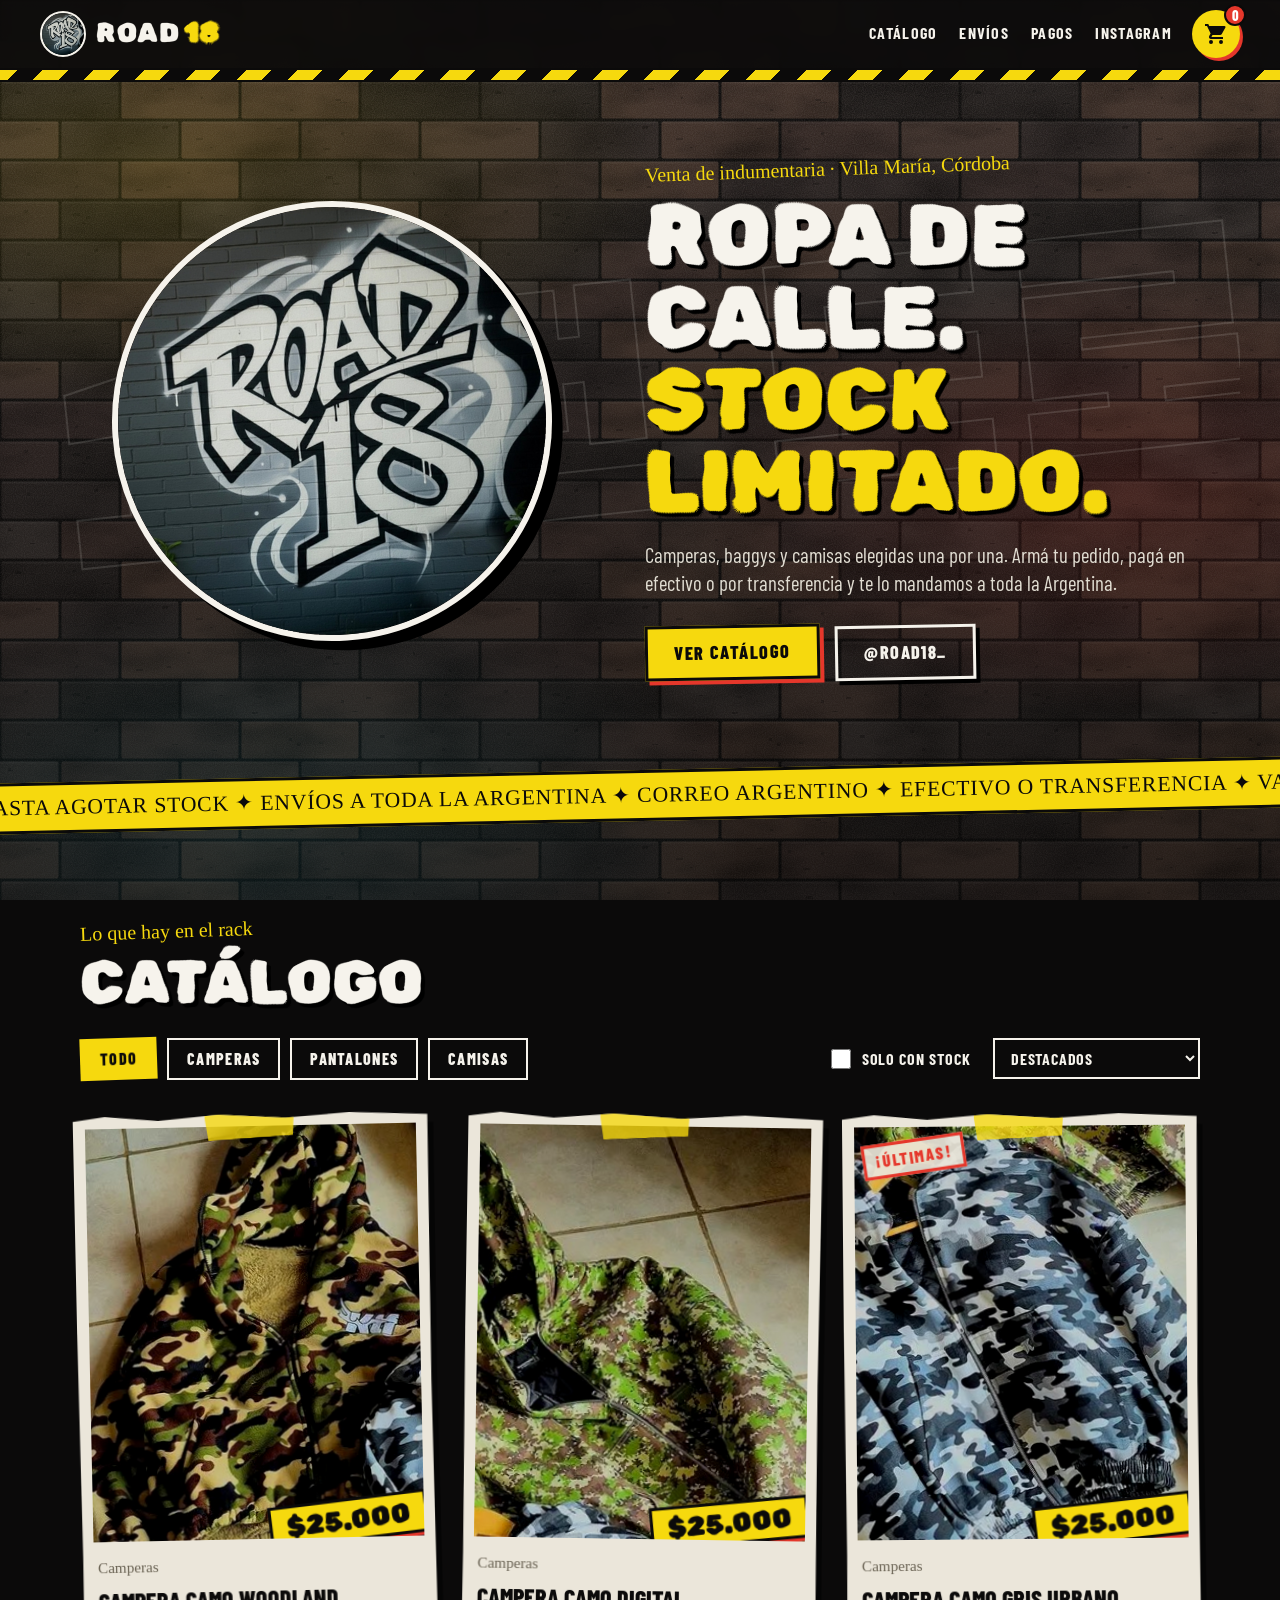
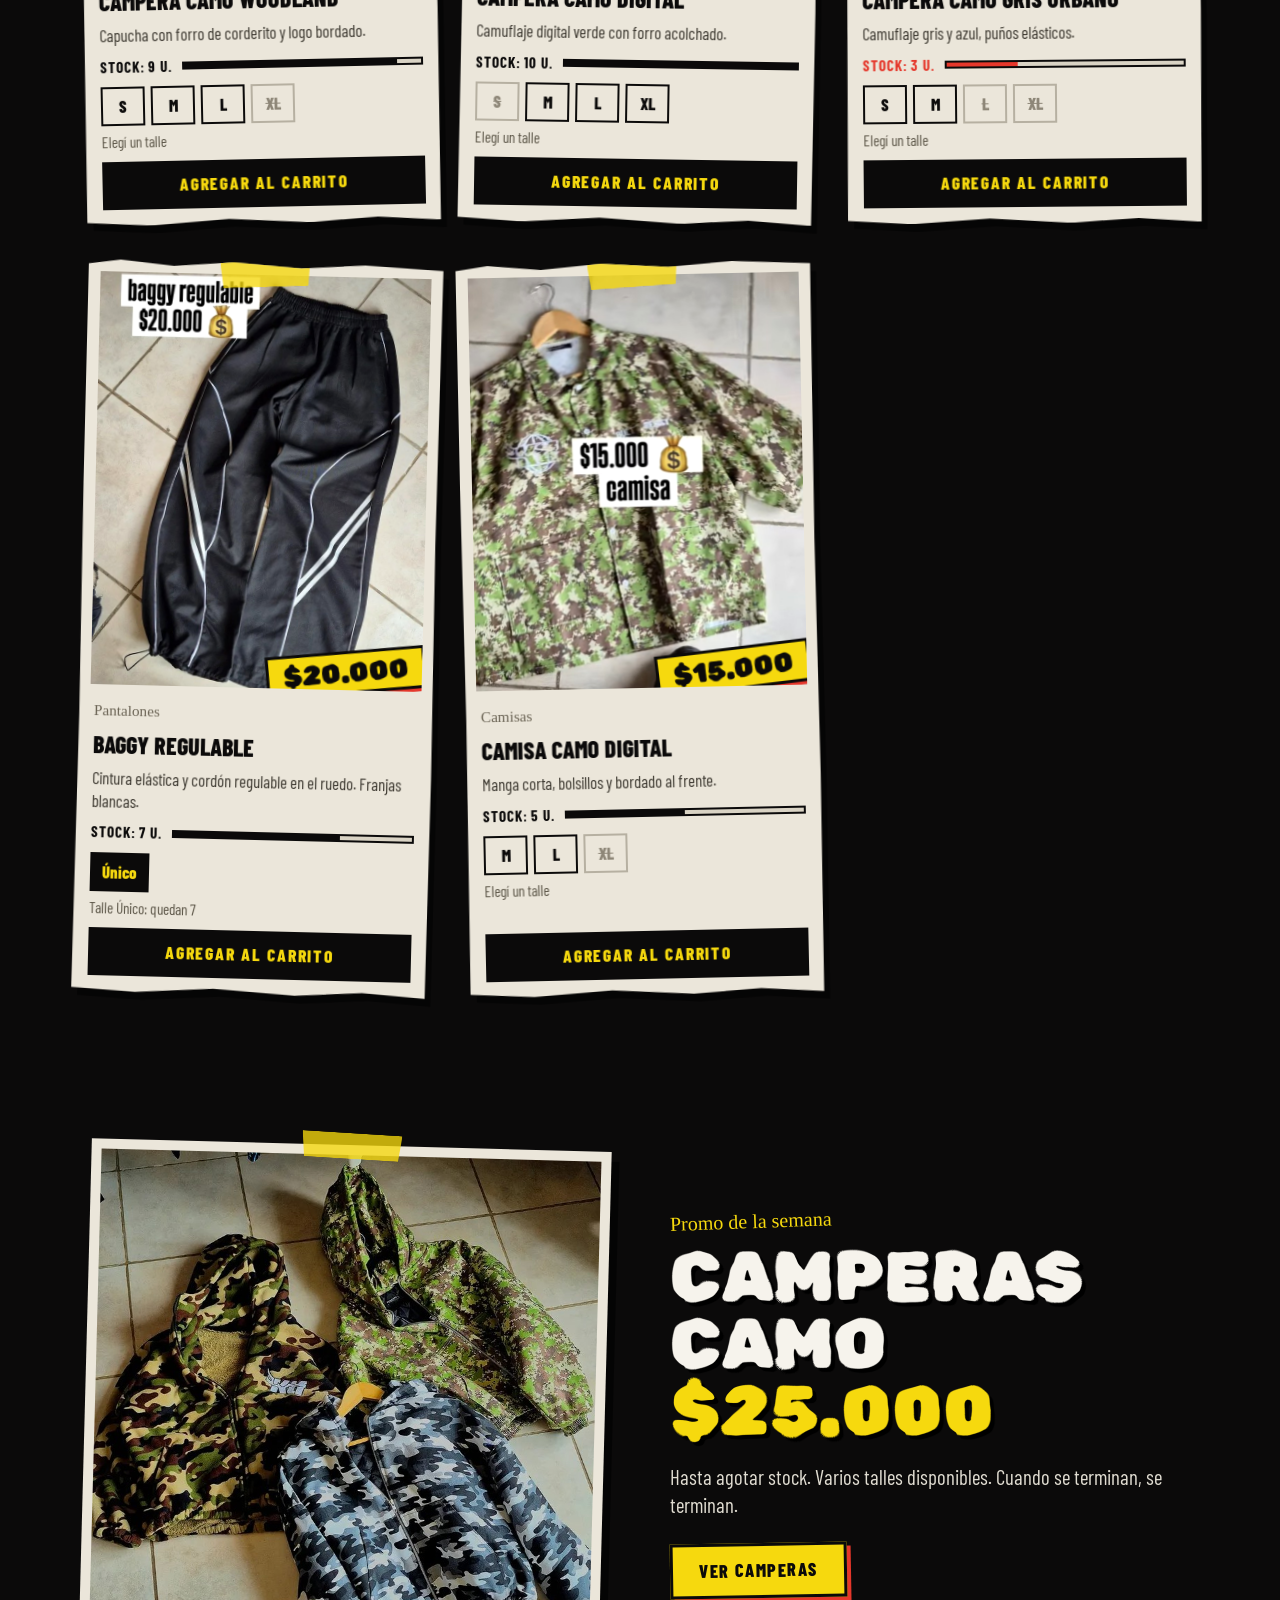
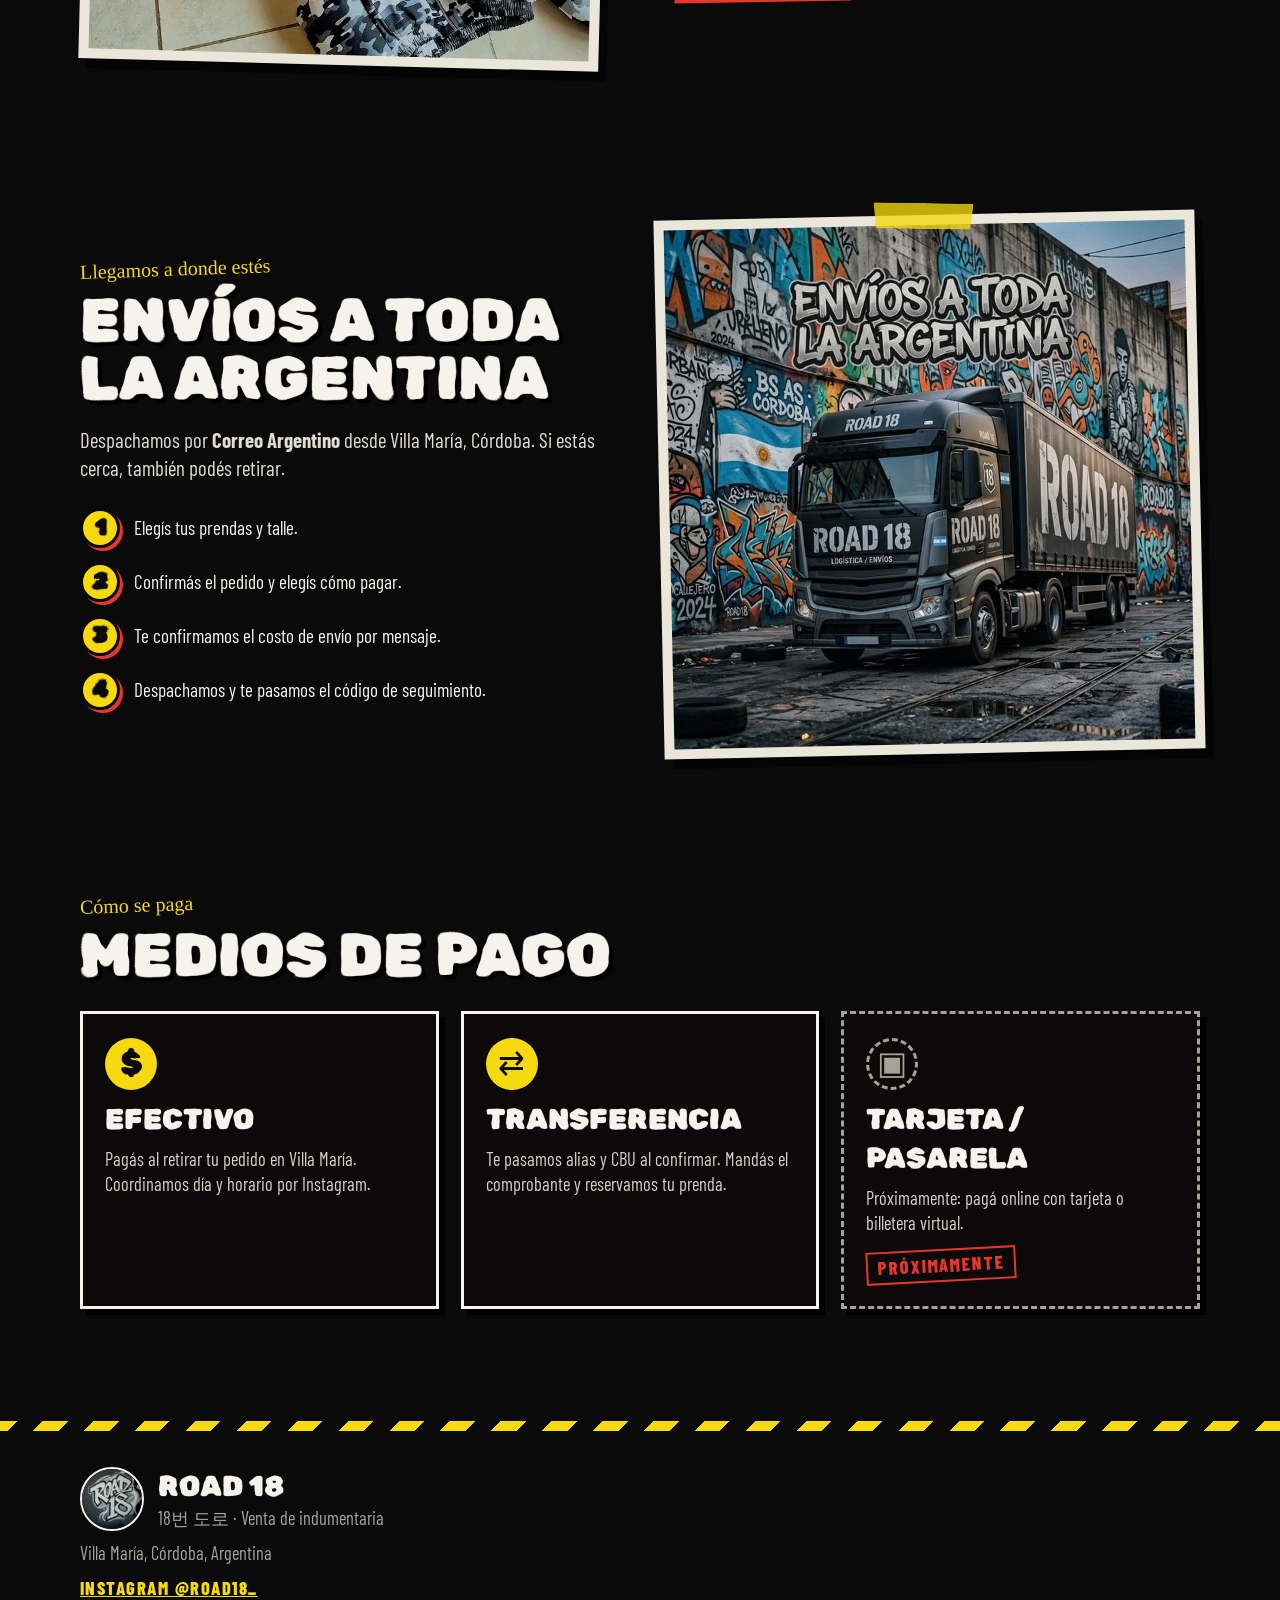
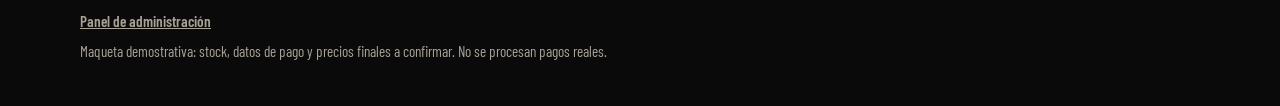
<file: index.html>
<!doctype html>
<html lang="es-AR">
<head>
  <meta charset="utf-8">
  <meta name="viewport" content="width=device-width, initial-scale=1">
  <title>ROAD 18 · Catálogo</title>
  <meta name="description" content="ROAD 18 (18번 도로) — Venta de indumentaria. Camperas, baggys y camisas. Villa María, Córdoba. Envíos a toda la Argentina.">
  <meta name="theme-color" content="#0b0a0a">
  <link rel="icon" href="assets/img/logo.png" type="image/png">
  <link rel="preconnect" href="https://fonts.googleapis.com">
  <link rel="preconnect" href="https://fonts.gstatic.com" crossorigin>
  <link href="https://fonts.googleapis.com/css2?family=Barlow+Condensed:wght@500;600;700;800&family=Black+Han+Sans&family=Permanent+Marker&family=Rubik+Spray+Paint&display=swap" rel="stylesheet">
  <link rel="stylesheet" href="css/styles.css">
</head>
<body>
  <div class="wall" aria-hidden="true"></div>

  <header class="site-header">
    <a class="brand" href="#top" aria-label="ROAD 18, inicio">
      <img src="assets/img/logo.png" alt="" width="46" height="46">
      <span>ROAD<b>18</b></span>
    </a>
    <nav class="nav" aria-label="Principal">
      <a href="#catalogo">Catálogo</a>
      <a href="#envios">Envíos</a>
      <a href="#pagos">Pagos</a>
      <a href="https://www.instagram.com/road18_/" target="_blank" rel="noopener">Instagram</a>
    </nav>
    <button class="cart-btn" id="openCart" type="button" aria-label="Abrir carrito">
      <svg viewBox="0 0 24 24" width="24" height="24" aria-hidden="true"><path fill="currentColor" d="M7 18a2 2 0 1 0 0 4 2 2 0 0 0 0-4Zm10 0a2 2 0 1 0 0 4 2 2 0 0 0 0-4ZM1 2v2h2l3.6 7.6-1.4 2.4A2 2 0 0 0 7 17h12v-2H7.4l1.1-2h7.5a2 2 0 0 0 1.8-1l3.6-6.5A1 1 0 0 0 20.5 4H5.2l-.9-2H1Z"/></svg>
      <span class="cart-count" id="cartCount">0</span>
    </button>
  </header>
  <div class="tape" aria-hidden="true"></div>

  <main id="top">
    <!-- HERO -->
    <section class="hero">
      <div class="hero-ko" aria-hidden="true">18번 도로</div>
      <div class="hero-logo">
        <img src="assets/img/logo.png" alt="Logo ROAD 18 en graffiti sobre pared de ladrillo" width="420" height="420">
      </div>
      <div class="hero-copy">
        <p class="marker">Venta de indumentaria · Villa María, Córdoba</p>
        <h1>Ropa de calle.<br><span>Stock limitado.</span></h1>
        <p class="lead">Camperas, baggys y camisas elegidas una por una. Armá tu pedido, pagá en efectivo o por transferencia y te lo mandamos a toda la Argentina.</p>
        <div class="hero-cta">
          <a class="btn btn-yellow" href="#catalogo">Ver catálogo</a>
          <a class="btn btn-ghost" href="https://www.instagram.com/road18_/" target="_blank" rel="noopener">@road18_</a>
        </div>
      </div>
    </section>

    <div class="ticker" aria-hidden="true">
      <div class="ticker-track">
        <span>Hasta agotar stock ✦ Envíos a toda la Argentina ✦ Correo Argentino ✦ Efectivo o transferencia ✦ Varios talles disponibles ✦ Road 18 ✦ </span>
        <span>Hasta agotar stock ✦ Envíos a toda la Argentina ✦ Correo Argentino ✦ Efectivo o transferencia ✦ Varios talles disponibles ✦ Road 18 ✦ </span>
      </div>
    </div>

    <!-- CATÁLOGO -->
    <section class="section" id="catalogo">
      <header class="section-head">
        <p class="marker">Lo que hay en el rack</p>
        <h2>Catálogo</h2>
      </header>

      <div class="toolbar">
        <div class="chips" role="group" aria-label="Filtrar por categoría" id="chips"></div>
        <div class="tools">
          <label class="check"><input type="checkbox" id="onlyStock"> <span>Solo con stock</span></label>
          <label class="select">
            <span class="sr">Ordenar por</span>
            <select id="sort">
              <option value="feat">Destacados</option>
              <option value="asc">Precio: menor a mayor</option>
              <option value="desc">Precio: mayor a menor</option>
            </select>
          </label>
        </div>
      </div>

      <ul class="grid" id="grid" aria-live="polite"></ul>
      <p class="empty" id="gridEmpty" hidden>No hay prendas con ese filtro. Probá con otra categoría.</p>
    </section>

    <!-- BANNER CAMPERAS -->
    <section class="promo">
      <figure class="poster">
        <img src="assets/img/camperas-todas.jpg" alt="Tres camperas camufladas sobre el piso" loading="lazy">
      </figure>
      <div class="promo-copy">
        <p class="marker">Promo de la semana</p>
        <h2>Camperas camo<br><span>$25.000</span></h2>
        <p class="lead">Hasta agotar stock. Varios talles disponibles. Cuando se terminan, se terminan.</p>
        <a class="btn btn-yellow" href="#catalogo" data-filter-link="Camperas">Ver camperas</a>
      </div>
    </section>

    <!-- ENVÍOS -->
    <section class="section" id="envios">
      <div class="envios">
        <div class="envios-copy">
          <header class="section-head left">
            <p class="marker">Llegamos a donde estés</p>
            <h2>Envíos a toda<br>la Argentina</h2>
          </header>
          <p class="lead">Despachamos por <strong>Correo Argentino</strong> desde Villa María, Córdoba. Si estás cerca, también podés retirar.</p>
          <ol class="steps">
            <li><b>1</b><span>Elegís tus prendas y talle.</span></li>
            <li><b>2</b><span>Confirmás el pedido y elegís cómo pagar.</span></li>
            <li><b>3</b><span>Te confirmamos el costo de envío por mensaje.</span></li>
            <li><b>4</b><span>Despachamos y te pasamos el código de seguimiento.</span></li>
          </ol>
        </div>
        <figure class="poster poster-wide">
          <img src="assets/img/envios.jpg" alt="Camión de ROAD 18 frente a una pared con graffitis y el texto Envíos a toda la Argentina" loading="lazy">
        </figure>
      </div>
    </section>

    <!-- PAGOS -->
    <section class="section" id="pagos">
      <header class="section-head">
        <p class="marker">Cómo se paga</p>
        <h2>Medios de pago</h2>
      </header>
      <div class="pay-grid">
        <article class="pay">
          <div class="pay-ico" aria-hidden="true">$</div>
          <h3>Efectivo</h3>
          <p>Pagás al retirar tu pedido en Villa María. Coordinamos día y horario por Instagram.</p>
        </article>
        <article class="pay">
          <div class="pay-ico" aria-hidden="true">⇄</div>
          <h3>Transferencia</h3>
          <p>Te pasamos alias y CBU al confirmar. Mandás el comprobante y reservamos tu prenda.</p>
        </article>
        <article class="pay pay-soon">
          <div class="pay-ico" aria-hidden="true">▣</div>
          <h3>Tarjeta / Pasarela</h3>
          <p>Próximamente: pagá online con tarjeta o billetera virtual.</p>
          <span class="soon">Próximamente</span>
        </article>
      </div>
    </section>
  </main>

  <footer class="site-footer">
    <div class="tape" aria-hidden="true"></div>
    <div class="foot-in">
      <div class="foot-brand">
        <img src="assets/img/logo.png" alt="" width="64" height="64">
        <div>
          <strong>ROAD 18</strong>
          <span>18번 도로 · Venta de indumentaria</span>
        </div>
      </div>
      <p>Villa María, Córdoba, Argentina</p>
      <a href="https://www.instagram.com/road18_/" target="_blank" rel="noopener">Instagram @road18_</a>
      <a class="admin-link" href="admin/">Panel de administración</a>
      <p class="fine">Maqueta demostrativa: stock, datos de pago y precios finales a confirmar. No se procesan pagos reales.</p>
    </div>
  </footer>

  <!-- CARRITO -->
  <div class="overlay" id="overlay" hidden></div>
  <aside class="drawer" id="drawer" role="dialog" aria-modal="true" aria-labelledby="drawerTitle" aria-hidden="true">
    <header class="drawer-head">
      <h2 id="drawerTitle">Tu carrito</h2>
      <button class="icon-btn" id="closeCart" type="button" aria-label="Cerrar carrito">✕</button>
    </header>

    <div class="drawer-body" id="drawerBody">
      <div class="cart-empty" id="cartEmpty">
        <p class="marker">Está vacío</p>
        <p>Todavía no sumaste nada. Mirá el catálogo y elegí tu talle.</p>
        <a class="btn btn-yellow" href="#catalogo" id="goCatalog">Ir al catálogo</a>
      </div>

      <ul class="cart-list" id="cartList"></ul>

      <form class="checkout" id="checkout" novalidate hidden>
        <fieldset>
          <legend>1 · Tus datos</legend>
          <label class="field"><span>Nombre y apellido</span>
            <input name="nombre" autocomplete="name" required minlength="3">
          </label>
          <label class="field"><span>WhatsApp / teléfono</span>
            <input name="tel" type="tel" inputmode="tel" autocomplete="tel" required pattern="[0-9+()\s\-]{8,}">
          </label>
        </fieldset>

        <fieldset>
          <legend>2 · Entrega</legend>
          <div class="opts">
            <label class="opt"><input type="radio" name="entrega" value="retiro" checked>
              <span><b>Retiro en Villa María</b><small>Gratis · coordinamos punto y horario</small></span></label>
            <label class="opt"><input type="radio" name="entrega" value="envio">
              <span><b>Envío por Correo Argentino</b><small>A todo el país · costo a confirmar</small></span></label>
          </div>
          <div class="ship-fields" id="shipFields" hidden>
            <label class="field"><span>Dirección</span><input name="dir" autocomplete="street-address"></label>
            <div class="two">
              <label class="field"><span>Localidad</span><input name="loc" autocomplete="address-level2"></label>
              <label class="field"><span>Cód. postal</span><input name="cp" inputmode="numeric" autocomplete="postal-code"></label>
            </div>
            <label class="field"><span>Provincia</span><input name="prov" autocomplete="address-level1"></label>
          </div>
        </fieldset>

        <fieldset>
          <legend>3 · Forma de pago</legend>
          <div class="opts">
            <label class="opt" id="optEfectivo"><input type="radio" name="pago" value="efectivo" checked>
              <span><b>Efectivo</b><small>Al retirar el pedido</small></span></label>
            <label class="opt"><input type="radio" name="pago" value="transferencia">
              <span><b>Transferencia</b><small>Bancaria o billetera virtual</small></span></label>
            <label class="opt opt-disabled"><input type="radio" name="pago" value="pasarela" disabled>
              <span><b>Tarjeta / Mercado Pago</b><small>Pasarela de pago · próximamente</small></span></label>
          </div>
          <p class="note" id="payNote"></p>
          <div class="bank" id="bank" hidden>
            <p class="bank-tag">Datos de ejemplo</p>
            <dl>
              <dt>Titular</dt><dd>ROAD 18</dd>
              <dt>Alias</dt><dd><span id="alias">road18.ventas</span> <button type="button" class="copy" id="copyAlias">Copiar</button></dd>
              <dt>CBU</dt><dd>0000000000000000000000</dd>
            </dl>
          </div>
        </fieldset>
      </form>
    </div>

    <footer class="drawer-foot" id="drawerFoot" hidden>
      <dl class="totals">
        <div><dt>Subtotal</dt><dd id="subtotal">$0</dd></div>
        <div><dt>Envío</dt><dd id="shipping">A coordinar</dd></div>
        <div class="grand"><dt>Total</dt><dd id="total">$0</dd></div>
      </dl>
      <button class="btn btn-yellow btn-block" type="submit" form="checkout" id="confirmBtn">Confirmar pedido</button>
      <button class="link-btn" type="button" id="clearCart">Vaciar carrito</button>
    </footer>
  </aside>

  <!-- CONFIRMACIÓN -->
  <dialog class="modal" id="orderModal" aria-labelledby="orderTitle">
    <div class="modal-in">
      <p class="marker">¡Pedido recibido!</p>
      <h2 id="orderTitle">Gracias por tu compra</h2>
      <p class="order-id">Pedido <b id="orderId"></b></p>
      <ul class="order-list" id="orderList"></ul>
      <p class="order-total">Total <b id="orderTotal"></b></p>
      <div class="order-next" id="orderNext"></div>
      <p class="fine">Esto es una maqueta: no se envió ningún pedido real ni se cobró nada.</p>
      <button class="btn btn-yellow btn-block" type="button" id="closeOrder">Seguir mirando</button>
    </div>
  </dialog>

  <div class="toast" id="toast" role="status" aria-live="polite"></div>

  <script src="js/store.js"></script>
  <script src="js/app.js"></script>
</body>
</html>
</file>
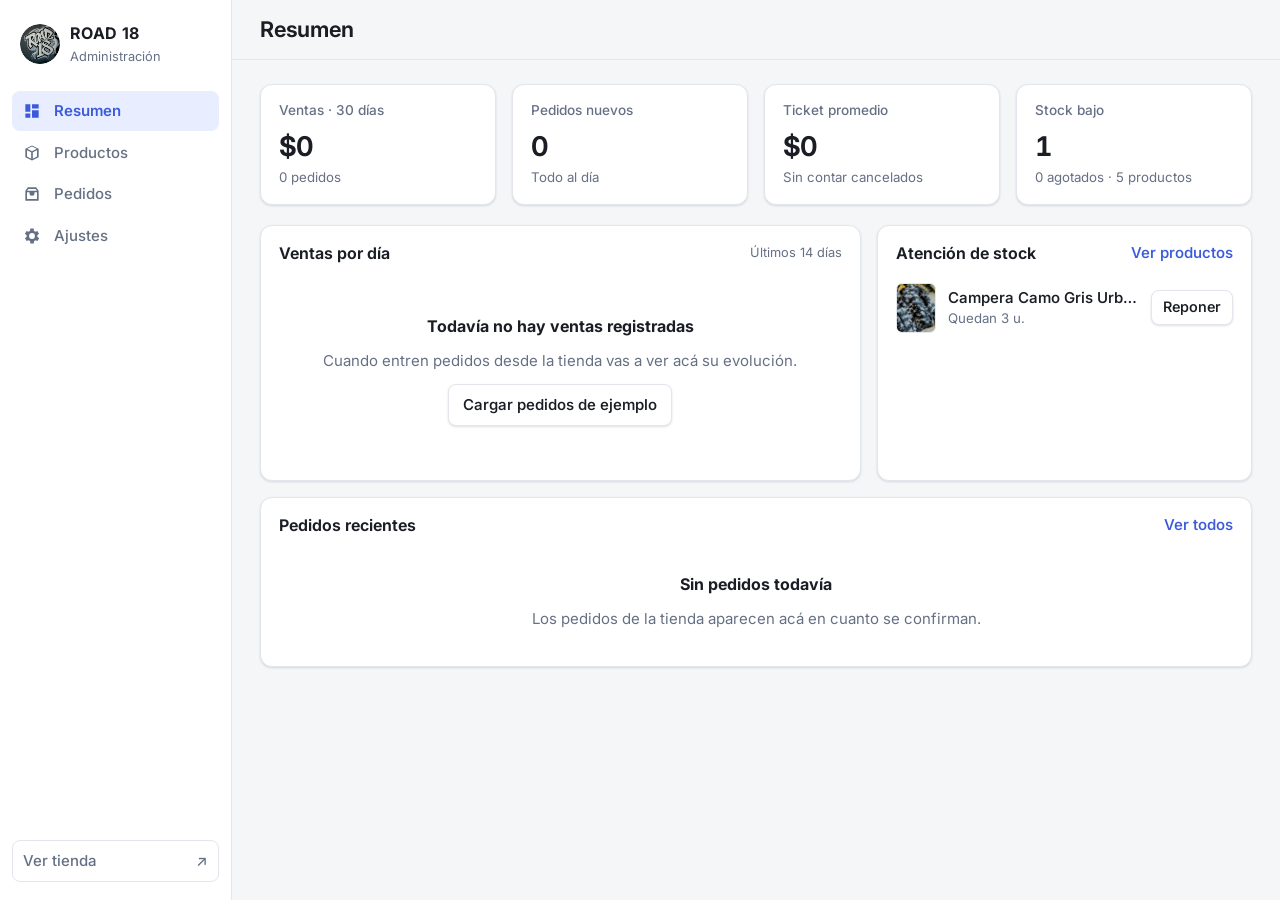
<file: admin/index.html>
<!doctype html>
<html lang="es-AR">
<head>
  <meta charset="utf-8">
  <meta name="viewport" content="width=device-width, initial-scale=1">
  <title>ROAD 18 · Administración</title>
  <meta name="robots" content="noindex">
  <script>
    // Con /admin (sin barra final) las rutas relativas apuntarían a la raíz: normalizamos a /admin/.
    if (!/\/$|\.html$/.test(location.pathname)) location.replace(location.pathname + "/" + location.search + location.hash);
  </script>
  <link rel="icon" href="../assets/img/logo.png" type="image/png">
  <link rel="preconnect" href="https://fonts.googleapis.com">
  <link rel="preconnect" href="https://fonts.gstatic.com" crossorigin>
  <link href="https://fonts.googleapis.com/css2?family=Inter:wght@400;500;600;700&display=swap" rel="stylesheet">
  <link rel="stylesheet" href="admin.css">
</head>
<body>
  <div class="app">
    <aside class="side" id="side" aria-label="Navegación principal">
      <div class="side-brand">
        <img src="../assets/img/logo.png" alt="" width="40" height="40">
        <div><strong>ROAD 18</strong><span>Administración</span></div>
      </div>
      <nav class="side-nav">
        <a href="#/resumen" data-route="resumen">
          <svg viewBox="0 0 24 24" aria-hidden="true"><path d="M4 13h6V4H4v9Zm0 7h6v-5H4v5Zm8 0h8v-9h-8v9Zm0-16v5h8V4h-8Z"/></svg>Resumen</a>
        <a href="#/productos" data-route="productos">
          <svg viewBox="0 0 24 24" aria-hidden="true"><path d="M20 7 12 3 4 7v10l8 4 8-4V7Zm-8-2.8L17.7 7 12 9.8 6.3 7 12 4.2ZM6 8.6l5 2.5v7.7l-5-2.5V8.6Zm7 10.2v-7.7l5-2.5v7.7l-5 2.5Z"/></svg>Productos</a>
        <a href="#/pedidos" data-route="pedidos">
          <svg viewBox="0 0 24 24" aria-hidden="true"><path d="M7 4h10l3 4v12H4V8l3-4Zm.8 2L6 8h12l-1.8-2H7.800ZM6 10v8h12v-8h-3v1a3 3 0 0 1-6 0v-1H6Z"/></svg>Pedidos
          <span class="nav-badge" id="navBadge" hidden>0</span></a>
        <a href="#/ajustes" data-route="ajustes">
          <svg viewBox="0 0 24 24" aria-hidden="true"><path d="M19.4 13a7.600 7.600 0 0 0 0-2l2-1.600-2-3.400-2.400 1a7.500 7.500 0 0 0-1.700-1L15 3h-4l-.4 3a7.500 7.500 0 0 0-1.700 1l-2.400-1-2 3.400L6.600 11a7.600 7.600 0 0 0 0 2l-2 1.600 2 3.400 2.400-1a7.500 7.500 0 0 0 1.700 1l.4 3h4l.4-3a7.500 7.500 0 0 0 1.700-1l2.400 1 2-3.400-2.200-1.600ZM13 15.500a3.500 3.500 0 1 1 0-7 3.500 3.500 0 0 1 0 7Z" transform="translate(-1 0)"/></svg>Ajustes</a>
      </nav>
      <a class="side-store" href="../index.html" target="_blank" rel="noopener">Ver tienda <span aria-hidden="true">↗</span></a>
    </aside>
    <div class="scrim" id="scrim" hidden></div>

    <div class="main">
      <header class="top">
        <button class="icon-btn menu-btn" id="menuBtn" type="button" aria-label="Abrir menú" aria-controls="side" aria-expanded="false">
          <svg viewBox="0 0 24 24" aria-hidden="true"><path d="M3 6h18v2H3V6Zm0 5h18v2H3v-2Zm0 5h18v2H3v-2Z"/></svg>
        </button>
        <h1 id="pageTitle">Resumen</h1>
        <div class="top-actions" id="topActions"></div>
      </header>
      <main id="view" tabindex="-1"></main>
    </div>
  </div>

  <!-- Detalle de pedido -->
  <div class="scrim scrim-order" id="orderScrim" hidden></div>
  <aside class="panel" id="orderPanel" role="dialog" aria-modal="true" aria-labelledby="orderPanelTitle" aria-hidden="true"></aside>

  <!-- Producto -->
  <dialog class="dlg" id="prodDialog" aria-labelledby="prodTitle">
    <form id="prodForm" novalidate>
      <header class="dlg-head">
        <h2 id="prodTitle">Nuevo producto</h2>
        <button class="icon-btn" type="button" data-close aria-label="Cerrar">✕</button>
      </header>
      <div class="dlg-body">
        <div class="prod-grid">
          <div class="photo-col">
            <span class="label">Foto</span>
            <div class="photo" id="photoBox">
              <img id="photoImg" alt="Vista previa de la foto" hidden>
              <span class="photo-empty" id="photoEmpty">Sin foto</span>
            </div>
            <div class="photo-actions">
              <label class="btn btn-sm">Subir foto<input type="file" id="photoInput" accept="image/*" hidden></label>
              <button class="btn btn-sm btn-quiet" type="button" id="photoClear" hidden>Quitar</button>
            </div>
            <p class="hint">Se achica automáticamente. Ideal vertical (4:5).</p>
          </div>

          <div class="fields">
            <label class="field"><span>Nombre</span>
              <input name="name" required maxlength="60" autocomplete="off" placeholder="Ej.: Campera Camo Woodland"></label>
            <div class="row2">
              <label class="field"><span>Categoría</span>
                <input name="cat" required maxlength="30" list="catList" autocomplete="off" placeholder="Ej.: Camperas"></label>
              <label class="field"><span>Precio (ARS)</span>
                <div class="money"><i>$</i><input name="price" inputmode="numeric" required autocomplete="off" placeholder="25000"></div></label>
            </div>
            <datalist id="catList"></datalist>
            <label class="field"><span>Descripción <em>(opcional)</em></span>
              <textarea name="desc" rows="2" maxlength="160" placeholder="Material, detalles, fit…"></textarea></label>

            <div class="field">
              <div class="label-row">
                <span class="label">Talles y stock</span>
                <span class="presets">
                  <button class="btn btn-xs btn-quiet" type="button" data-preset="std">S–XL</button>
                  <button class="btn btn-xs btn-quiet" type="button" data-preset="uni">Talle único</button>
                </span>
              </div>
              <div class="sizes-ed" id="sizesEd"></div>
              <button class="btn btn-sm btn-quiet" type="button" id="addSize">+ Agregar talle</button>
            </div>

            <label class="check"><input type="checkbox" name="active"> <span>Visible en la tienda</span></label>
            <p class="form-error" id="prodError" role="alert" hidden></p>
          </div>
        </div>
      </div>
      <footer class="dlg-foot">
        <button class="btn btn-quiet" type="button" data-close>Cancelar</button>
        <button class="btn btn-primary" type="submit" id="prodSave">Guardar producto</button>
      </footer>
    </form>
  </dialog>

  <!-- Confirmación -->
  <dialog class="dlg dlg-sm" id="confirmDialog" aria-labelledby="confirmTitle">
    <form method="dialog">
      <div class="dlg-body">
        <h2 id="confirmTitle"></h2>
        <p id="confirmText"></p>
      </div>
      <footer class="dlg-foot">
        <button class="btn btn-quiet" value="cancel">Cancelar</button>
        <button class="btn btn-danger" value="ok" id="confirmOk">Confirmar</button>
      </footer>
    </form>
  </dialog>

  <div class="toast" id="toast" role="status" aria-live="polite"></div>

  <script src="../js/store.js"></script>
  <script src="admin.js"></script>
</body>
</html>
</file>
<file: css/styles.css>
:root {
  --ink: #0b0a0a;
  --ink-2: #161313;
  --paper: #ebe6da;
  --paper-2: #d9d3c4;
  --spray: #f6d90e;
  --red: #e5372b;
  --white: #f6f3ec;
  --muted: #a8a196;
  --f-display: "Rubik Spray Paint", "Impact", sans-serif;
  --f-marker: "Permanent Marker", "Marker Felt", cursive;
  --f-ui: "Barlow Condensed", "Arial Narrow", sans-serif;
  --f-ko: "Black Han Sans", "Impact", sans-serif;
  --gut: clamp(16px, 4vw, 40px);
  --max: 1200px;
}

*, *::before, *::after { box-sizing: border-box; }
html { scroll-behavior: smooth; scroll-padding-top: 90px; overflow-x: clip; }
body {
  margin: 0;
  background: var(--ink);
  color: var(--white);
  font-family: var(--f-ui);
  font-size: 1.15rem;
  line-height: 1.35;
  -webkit-font-smoothing: antialiased;
  overflow-x: clip;
}
img { display: block; max-width: 100%; }
a { color: inherit; }
button, input, select { font: inherit; color: inherit; }
button { cursor: pointer; }
.sr { position: absolute; width: 1px; height: 1px; overflow: hidden; clip: rect(0 0 0 0); white-space: nowrap; }
:focus-visible { outline: 3px solid var(--spray); outline-offset: 3px; }
[hidden] { display: none !important; }

/* Pared de ladrillos */
.wall {
  position: fixed; inset: 0; z-index: -1;
  background:
    radial-gradient(60% 40% at 12% 18%, rgba(246, 217, 14, .12), transparent 70%),
    radial-gradient(50% 35% at 88% 55%, rgba(229, 55, 43, .13), transparent 70%),
    radial-gradient(55% 40% at 20% 92%, rgba(40, 170, 190, .10), transparent 70%),
    linear-gradient(180deg, rgba(0, 0, 0, .12), rgba(0, 0, 0, .5)),
    url("../assets/bricks.svg") 0 0 / 480px 240px;
}

/* Cinta de precaución */
.tape {
  height: 14px;
  background: repeating-linear-gradient(-45deg, var(--spray) 0 18px, var(--ink) 18px 36px);
  border-block: 2px solid var(--ink);
}

/* Header */
.site-header {
  position: sticky; top: 0; z-index: 30;
  display: flex; align-items: center; gap: 20px;
  padding: 10px var(--gut);
  background: rgba(11, 10, 10, .92);
  backdrop-filter: blur(6px);
}
.brand { display: flex; align-items: center; gap: 10px; text-decoration: none; }
.brand img { border-radius: 50%; border: 2px solid var(--white); }
.brand span { font-family: var(--f-display); font-size: 1.7rem; letter-spacing: .02em; line-height: 1; }
.brand b { color: var(--spray); margin-left: 4px; }
.nav { display: flex; gap: 22px; margin-left: auto; text-transform: uppercase; font-weight: 700; letter-spacing: .08em; font-size: 1rem; }
.nav a { text-decoration: none; padding: 6px 0; border-bottom: 2px solid transparent; }
.nav a:hover { border-color: var(--spray); color: var(--spray); }
.cart-btn {
  position: relative; display: grid; place-items: center;
  width: 48px; height: 48px; border-radius: 50%;
  background: var(--spray); color: var(--ink); border: 0;
  box-shadow: 3px 3px 0 var(--red);
  transition: transform .15s;
}
.cart-btn:hover { transform: translate(-1px, -1px) rotate(-4deg); }
.cart-btn.bump { animation: bump .45s; }
.cart-count {
  position: absolute; top: -6px; right: -6px; min-width: 22px; height: 22px; padding: 0 5px;
  display: grid; place-items: center; border-radius: 11px;
  background: var(--red); color: #fff; font-weight: 800; font-size: .9rem; border: 2px solid var(--ink);
}
@keyframes bump { 30% { transform: scale(1.25) rotate(-8deg); } 60% { transform: scale(.95); } }

/* Tipografía */
.marker { font-family: var(--f-marker); color: var(--spray); font-size: 1.25rem; margin: 0 0 6px; transform: rotate(-2deg); transform-origin: left; }
h1, h2, h3 { margin: 0; font-weight: 400; }
h1, h2 { font-family: var(--f-display); text-transform: uppercase; line-height: .95; text-shadow: 4px 4px 0 #000; }
h1 { font-size: clamp(2.6rem, 8vw, 5.4rem); }
h1 span, .promo h2 span { color: var(--spray); }
h2 { font-size: clamp(2.2rem, 6vw, 3.8rem); }
.lead { font-size: 1.3rem; color: #e1ddd2; max-width: 34em; margin: 18px 0 0; }

/* Botones */
.btn {
  display: inline-flex; align-items: center; justify-content: center; gap: 8px;
  padding: 12px 26px; border: 3px solid var(--ink);
  font-family: var(--f-ui); font-weight: 800; font-size: 1.15rem; letter-spacing: .08em; text-transform: uppercase; text-decoration: none;
  transform: rotate(-1deg); transition: transform .12s, box-shadow .12s;
}
.btn:hover { transform: rotate(-1deg) translate(-2px, -2px); }
.btn:active { transform: rotate(-1deg) translate(1px, 1px); }
.btn-yellow { background: var(--spray); color: var(--ink); box-shadow: 4px 4px 0 var(--red); }
.btn-yellow:hover { box-shadow: 6px 6px 0 var(--red); }
.btn-ghost { background: transparent; color: var(--white); border-color: var(--white); box-shadow: 4px 4px 0 #000; }
.btn-block { width: 100%; transform: none; }
.btn-block:hover, .btn-block:active { transform: none; }
.btn:disabled { opacity: .45; cursor: not-allowed; box-shadow: none; }

/* Hero */
.hero {
  position: relative; overflow: hidden;
  max-width: var(--max); margin: 0 auto;
  padding: clamp(36px, 7vw, 80px) var(--gut);
  display: grid; grid-template-columns: minmax(0, 1fr) minmax(0, 1.1fr); align-items: center; gap: clamp(20px, 5vw, 60px);
}
.hero-ko {
  position: absolute; right: -2%; top: 50%; transform: translateY(-50%) rotate(-6deg);
  font-family: var(--f-ko); font-size: clamp(7rem, 24vw, 19rem); line-height: .8; white-space: nowrap;
  color: transparent; -webkit-text-stroke: 2px rgba(246, 243, 236, .13); pointer-events: none; user-select: none;
}
.hero-logo { position: relative; justify-self: center; width: min(100%, 440px); }
.hero-logo img {
  width: 100%; height: auto; aspect-ratio: 1; border-radius: 50%;
  border: 6px solid var(--white); box-shadow: 10px 10px 0 #000, 0 0 0 14px rgba(246, 217, 14, .0);
  transform: rotate(-4deg);
}
.hero-copy { position: relative; }
.hero-cta { display: flex; flex-wrap: wrap; gap: 16px; margin-top: 28px; }

/* Ticker */
.ticker { overflow: hidden; background: var(--spray); color: var(--ink); transform: rotate(-1.2deg); border-block: 3px solid var(--ink); margin: 10px -24px 30px; }
.ticker-track { display: flex; width: max-content; animation: tick 28s linear infinite; }
.ticker-track span { padding: 8px 0; white-space: nowrap; font-family: var(--f-marker); font-size: 1.35rem; letter-spacing: .04em; text-transform: uppercase; }
@keyframes tick { to { transform: translateX(-50%); } }

/* Secciones */
.section { max-width: var(--max); margin: 0 auto; padding: clamp(36px, 6vw, 70px) var(--gut); }
.section-head { margin-bottom: 26px; }
.section-head.left { margin-bottom: 14px; }

/* Toolbar */
.toolbar { display: flex; flex-wrap: wrap; gap: 14px 24px; align-items: center; justify-content: space-between; margin-bottom: 34px; }
.chips { display: flex; flex-wrap: wrap; gap: 10px; }
.chip {
  padding: 8px 18px; background: var(--ink); border: 2px solid var(--white);
  font-weight: 800; letter-spacing: .08em; text-transform: uppercase; font-size: 1rem;
}
.chip:hover { border-color: var(--spray); color: var(--spray); }
.chip[aria-pressed="true"] { background: var(--spray); border-color: var(--spray); color: var(--ink); transform: rotate(-2deg); }
.tools { display: flex; flex-wrap: wrap; gap: 14px 22px; align-items: center; }
.check { display: inline-flex; align-items: center; gap: 8px; font-weight: 700; text-transform: uppercase; letter-spacing: .06em; font-size: 1rem; cursor: pointer; }
.check input { width: 20px; height: 20px; accent-color: var(--spray); }
.select select {
  background: var(--ink); border: 2px solid var(--white); padding: 8px 12px; font-weight: 700; text-transform: uppercase; letter-spacing: .05em; font-size: 1rem;
}

/* Grilla de productos: afiches pegados en la pared */
.grid { list-style: none; margin: 0; padding: 0; display: grid; gap: 40px 28px; grid-template-columns: repeat(auto-fill, minmax(260px, 1fr)); }
.item { filter: drop-shadow(6px 8px 0 rgba(0, 0, 0, .55)); transform: rotate(var(--r, 0deg)); transition: transform .2s; }
.item:nth-child(4n+1) { --r: -1.2deg; }
.item:nth-child(4n+2) { --r: .9deg; }
.item:nth-child(4n+3) { --r: -.5deg; }
.item:nth-child(4n+4) { --r: 1.4deg; }
.item:hover { transform: rotate(0) translateY(-4px); }
.card {
  position: relative; display: flex; flex-direction: column; height: 100%;
  padding: 12px 12px 16px; background: var(--paper); color: var(--ink);
  clip-path: polygon(0 .6%, 9% 0, 24% .7%, 41% 0, 60% .6%, 78% 0, 100% .5%, 99.6% 38%, 100% 70%, 99.7% 100%, 82% 99.4%, 63% 100%, 40% 99.3%, 18% 100%, 0 99.5%, .4% 62%, 0 30%);
}
.card::before {
  content: ""; position: absolute; z-index: 2; top: -2px; left: 50%; width: 90px; height: 26px;
  transform: translateX(-50%) rotate(-3deg); background: rgba(246, 217, 14, .78); box-shadow: 0 1px 2px rgba(0, 0, 0, .3);
  clip-path: polygon(0 0, 100% 0, 97% 100%, 3% 100%);
}
.shot { position: relative; aspect-ratio: 4 / 5; background: #222; overflow: hidden; }
.shot img { width: 100%; height: 100%; object-fit: cover; filter: contrast(1.05) saturate(1.05); }
.card.soldout .shot img { filter: grayscale(1) brightness(.6); }
.price {
  position: absolute; right: -4px; bottom: -4px; z-index: 1; transform: rotate(-6deg);
  padding: 6px 14px 4px; background: var(--spray); color: var(--ink); border: 3px solid var(--ink);
  font-family: var(--f-display); font-size: 1.7rem; line-height: 1; box-shadow: 3px 3px 0 var(--red);
}
.stamp {
  position: absolute; left: 8px; top: 12px; z-index: 1; transform: rotate(-8deg);
  padding: 3px 10px; border: 3px solid var(--red); color: var(--red); background: rgba(235, 230, 218, .92);
  font-weight: 800; letter-spacing: .1em; text-transform: uppercase; font-size: 1.05rem;
}
.stamp.big { left: 50%; top: 50%; transform: translate(-50%, -50%) rotate(-12deg); font-size: 2rem; padding: 6px 18px; }
.info { padding: 16px 4px 0; display: flex; flex-direction: column; gap: 10px; flex: 1; }
.cat { font-family: var(--f-marker); color: #6a6354; font-size: .95rem; }
.name { font-weight: 800; font-size: 1.5rem; line-height: 1.05; text-transform: uppercase; }
.desc { margin: 0; font-size: 1.05rem; color: #3b372f; }
.stock { display: flex; align-items: center; gap: 10px; font-weight: 700; text-transform: uppercase; letter-spacing: .06em; font-size: .95rem; }
.stock .bar { flex: 1; height: 8px; background: var(--paper-2); border: 2px solid var(--ink); position: relative; }
.stock .bar i { position: absolute; inset: 0 auto 0 0; background: var(--ink); }
.stock.low { color: var(--red); }
.stock.low .bar i { background: var(--red); }
.sizes { display: flex; flex-wrap: wrap; gap: 6px; }
.sizes.shake { animation: shake .4s; }
@keyframes shake { 20%, 60% { transform: translateX(-5px); } 40%, 80% { transform: translateX(5px); } }
.size {
  min-width: 44px; padding: 6px 10px; background: transparent; border: 2px solid var(--ink); color: var(--ink);
  font-weight: 800; font-size: 1.05rem;
}
.size:hover:not(:disabled) { background: var(--paper-2); }
.size[aria-pressed="true"] { background: var(--ink); color: var(--spray); }
.size:disabled { color: #8d8677; border-color: #b6b0a1; text-decoration: line-through; cursor: not-allowed; }
.size-hint { margin: -4px 0 0; font-size: .95rem; color: #5a5446; min-height: 1.2em; }
.add {
  margin-top: auto; padding: 12px; background: var(--ink); color: var(--spray); border: 0;
  font-weight: 800; letter-spacing: .1em; text-transform: uppercase; font-size: 1.1rem;
  transition: background .15s, color .15s;
}
.add:hover:not(:disabled) { background: var(--red); color: #fff; }
.add:disabled { background: #5d584d; color: #cfc9ba; cursor: not-allowed; }
.empty { text-align: center; font-family: var(--f-marker); font-size: 1.4rem; color: var(--spray); padding: 40px 0; }

/* Afiche / foto pegada */
.poster { margin: 0; padding: 10px; background: var(--paper); box-shadow: 8px 10px 0 rgba(0, 0, 0, .55); transform: rotate(1.5deg); position: relative; }
.poster::before {
  content: ""; position: absolute; top: -12px; left: 50%; width: 100px; height: 26px; transform: translateX(-50%) rotate(2deg);
  background: rgba(246, 217, 14, .78); clip-path: polygon(0 0, 100% 0, 97% 100%, 3% 100%);
}
.poster img { width: 100%; height: auto; }
.poster-wide { transform: rotate(-1.2deg); }

/* Promo */
.promo {
  max-width: var(--max); margin: 20px auto; padding: clamp(30px, 5vw, 60px) var(--gut);
  display: grid; grid-template-columns: minmax(0, 1fr) minmax(0, 1fr); gap: clamp(24px, 5vw, 60px); align-items: center;
}
.promo .poster { max-width: 520px; justify-self: center; }
.promo h2 { font-size: clamp(2.4rem, 6vw, 4.4rem); margin-bottom: 4px; }
.promo .btn { margin-top: 24px; }

/* Envíos */
.envios { display: grid; grid-template-columns: minmax(0, 1fr) minmax(0, 1.05fr); gap: clamp(28px, 5vw, 64px); align-items: center; }
.steps { list-style: none; margin: 26px 0 0; padding: 0; display: grid; gap: 14px; }
.steps li { display: flex; align-items: center; gap: 14px; font-size: 1.2rem; }
.steps b {
  flex: none; display: grid; place-items: center; width: 40px; height: 40px; background: var(--spray); color: var(--ink);
  font-family: var(--f-display); font-size: 1.4rem; border-radius: 50%; border: 3px solid var(--ink); box-shadow: 3px 3px 0 var(--red);
}

/* Pagos */
.pay-grid { display: grid; gap: 22px; grid-template-columns: repeat(auto-fit, minmax(240px, 1fr)); }
.pay { position: relative; padding: 24px 22px; background: rgba(11, 10, 10, .82); border: 3px solid var(--white); box-shadow: 6px 6px 0 #000; }
.pay h3 { font-family: var(--f-display); font-size: 1.8rem; text-transform: uppercase; margin: 10px 0 8px; }
.pay p { margin: 0; color: #d6d1c5; }
.pay-ico { display: grid; place-items: center; width: 52px; height: 52px; background: var(--spray); color: var(--ink); font-family: var(--f-display); font-size: 2rem; border-radius: 50%; }
.pay-soon { border-style: dashed; border-color: var(--muted); }
.pay-soon .pay-ico { background: transparent; color: var(--muted); border: 3px dashed var(--muted); }
.soon { display: inline-block; margin-top: 14px; padding: 2px 10px; border: 2px solid var(--red); color: var(--red); font-weight: 800; text-transform: uppercase; letter-spacing: .1em; transform: rotate(-3deg); }

/* Footer */
.site-footer { margin-top: 40px; background: var(--ink); }
.foot-in { max-width: var(--max); margin: 0 auto; padding: 34px var(--gut) 44px; display: grid; gap: 10px; justify-items: start; }
.foot-in p { margin: 0; color: var(--muted); }
.foot-brand { display: flex; align-items: center; gap: 14px; }
.foot-brand img { border-radius: 50%; border: 2px solid var(--white); }
.foot-brand strong { display: block; font-family: var(--f-display); font-size: 1.8rem; font-weight: 400; }
.foot-brand span { color: var(--muted); }
.foot-in a { color: var(--spray); font-weight: 800; text-transform: uppercase; letter-spacing: .08em; }
.fine { font-size: .95rem; color: var(--muted); }
.foot-in .admin-link { color: var(--muted); font-weight: 600; font-size: .95rem; text-transform: none; letter-spacing: 0; }

/* Drawer carrito */
.overlay { position: fixed; inset: 0; z-index: 40; background: rgba(0, 0, 0, .7); }
.drawer {
  position: fixed; top: 0; right: 0; bottom: 0; z-index: 50; width: min(460px, 100%);
  display: flex; flex-direction: column;
  background: var(--ink-2) url("../assets/bricks.svg") 0 0 / 480px 240px; background-blend-mode: multiply;
  border-left: 4px solid var(--spray);
  transform: translateX(105%); visibility: hidden; transition: transform .3s ease, visibility 0s .3s;
}
.drawer.open { transform: none; visibility: visible; transition: transform .3s ease; }
.drawer-head { display: flex; align-items: center; justify-content: space-between; padding: 14px 20px; background: var(--ink); border-bottom: 3px solid var(--spray); }
.drawer-head h2 { font-size: 2rem; }
.icon-btn { width: 42px; height: 42px; background: transparent; border: 2px solid var(--white); font-size: 1.2rem; font-weight: 800; }
.icon-btn:hover { background: var(--red); border-color: var(--red); }
.drawer-body { flex: 1; overflow-y: auto; overflow-x: hidden; padding: 18px 20px 24px; overscroll-behavior: contain; }
.cart-empty { text-align: center; padding: 50px 10px; display: grid; gap: 14px; justify-items: center; }
.cart-empty p { margin: 0; }
.cart-list { list-style: none; margin: 0 0 26px; padding: 0; display: grid; gap: 14px; }
.line { display: grid; grid-template-columns: 76px 1fr auto; gap: 12px; padding: 10px; background: var(--paper); color: var(--ink); box-shadow: 4px 4px 0 #000; }
.line img { width: 76px; height: 96px; object-fit: cover; }
.line h3 { font-weight: 800; text-transform: uppercase; font-size: 1.1rem; line-height: 1.05; }
.line .meta { font-size: .95rem; color: #5a5446; margin: 2px 0 8px; }
.qty { display: inline-flex; align-items: center; border: 2px solid var(--ink); }
.qty button { width: 32px; height: 32px; background: transparent; border: 0; font-weight: 800; font-size: 1.2rem; color: var(--ink); }
.qty button:hover:not(:disabled) { background: var(--spray); }
.qty button:disabled { opacity: .3; cursor: not-allowed; }
.qty output { min-width: 30px; text-align: center; font-weight: 800; }
.line .side { display: flex; flex-direction: column; justify-content: space-between; align-items: flex-end; }
.line .lp { font-weight: 800; font-size: 1.2rem; }
.rm { background: none; border: 0; color: var(--red); font-weight: 800; text-decoration: underline; font-size: .95rem; padding: 0; }

.checkout { display: grid; gap: 20px; }
.checkout fieldset { min-width: 0; margin: 0; padding: 16px; border: 2px solid rgba(246, 243, 236, .5); background: rgba(11, 10, 10, .75); display: grid; gap: 12px; }
.checkout legend { padding: 0 8px; font-family: var(--f-marker); color: var(--spray); font-size: 1.2rem; }
.field { display: grid; gap: 4px; }
.field span { font-weight: 700; text-transform: uppercase; letter-spacing: .06em; font-size: .9rem; color: var(--muted); }
.field input { padding: 10px 12px; background: var(--paper); color: var(--ink); border: 3px solid transparent; font-size: 1.1rem; }
.field input:focus { outline: none; border-color: var(--spray); }
.field input.bad { border-color: var(--red); }
.two { display: grid; grid-template-columns: 1.4fr 1fr; gap: 12px; }
.ship-fields { display: grid; gap: 12px; }
.opts { display: grid; gap: 10px; }
.opt { display: flex; align-items: flex-start; gap: 12px; padding: 12px; border: 2px solid rgba(246, 243, 236, .4); cursor: pointer; }
.opt input { margin-top: 5px; width: 18px; height: 18px; accent-color: var(--spray); flex: none; }
.opt b { display: block; text-transform: uppercase; letter-spacing: .05em; }
.opt small { color: var(--muted); font-size: 1rem; }
.opt:has(input:checked) { border-color: var(--spray); background: rgba(246, 217, 14, .1); }
.opt:has(input:disabled) { opacity: .5; cursor: not-allowed; border-style: dashed; }
.note { margin: 0; font-size: 1.05rem; color: #e1ddd2; }
.bank { padding: 12px 14px; background: var(--paper); color: var(--ink); position: relative; }
.bank-tag { position: absolute; top: -12px; right: 10px; margin: 0; padding: 0 8px; background: var(--red); color: #fff; font-weight: 800; text-transform: uppercase; font-size: .85rem; letter-spacing: .08em; transform: rotate(2deg); }
.bank dl { margin: 0; display: grid; grid-template-columns: auto 1fr; gap: 4px 14px; }
.bank dt { font-weight: 800; text-transform: uppercase; font-size: .9rem; color: #5a5446; align-self: center; }
.bank dd { margin: 0; font-weight: 700; word-break: break-all; }
.copy { margin-left: 8px; padding: 2px 10px; background: var(--ink); color: var(--spray); border: 0; font-weight: 800; text-transform: uppercase; font-size: .85rem; }

.drawer-foot { padding: 14px 20px 18px; background: var(--ink); border-top: 3px solid var(--spray); display: grid; gap: 12px; }
.totals { margin: 0; display: grid; gap: 4px; }
.totals div { display: flex; justify-content: space-between; color: var(--muted); }
.totals dt, .totals dd { margin: 0; }
.totals .grand { color: var(--white); font-family: var(--f-display); font-size: 1.9rem; text-transform: uppercase; align-items: baseline; }
.link-btn { background: none; border: 0; color: var(--muted); text-decoration: underline; font-size: 1rem; }
.link-btn:hover { color: var(--red); }

/* Modal pedido */
.modal { width: min(520px, calc(100% - 24px)); max-height: calc(100dvh - 24px); padding: 0; border: 4px solid var(--ink); background: var(--paper); color: var(--ink); box-shadow: 10px 10px 0 var(--red); overflow: auto; }
.modal::backdrop { background: rgba(0, 0, 0, .8); }
.modal-in { padding: 28px 26px 26px; display: grid; gap: 14px; }
.modal h2 { color: var(--ink); text-shadow: 3px 3px 0 var(--spray); font-size: 2.4rem; }
.modal .marker { color: var(--red); }
.modal .fine { color: #5a5446; margin: 0; }
.order-id { margin: 0; font-size: 1.2rem; }
.order-list { list-style: none; margin: 0; padding: 0; border-block: 2px dashed var(--ink); }
.order-list li { display: flex; justify-content: space-between; gap: 12px; padding: 8px 0; }
.order-total { margin: 0; display: flex; justify-content: space-between; font-weight: 800; font-size: 1.9rem; text-transform: uppercase; }
.order-next { padding: 12px 14px; background: var(--ink); color: var(--white); }
.order-next p { margin: 0 0 6px; }
.order-next p:last-child { margin: 0; }
.order-next strong { color: var(--spray); }

/* Toast */
.toast {
  position: fixed; left: 50%; top: 84px; z-index: 80; transform: translate(-50%, -30px); opacity: 0; pointer-events: none;
  max-width: calc(100% - 32px); padding: 12px 22px; background: var(--spray); color: var(--ink); border: 3px solid var(--ink);
  font-weight: 800; text-transform: uppercase; letter-spacing: .06em; box-shadow: 4px 4px 0 var(--red); transition: .25s;
}
.toast.show { transform: translate(-50%, 0); opacity: 1; }

/* Responsive */
@media (max-width: 860px) {
  .hero, .promo, .envios { grid-template-columns: 1fr; }
  .hero-logo { width: min(72%, 340px); }
  .hero-copy { text-align: center; }
  .hero-copy .lead { margin-inline: auto; }
  .hero-cta { justify-content: center; }
  .marker { transform-origin: center; }
  .promo-copy, .envios-copy { text-align: center; }
  .promo-copy .lead, .envios-copy .lead { margin-inline: auto; }
  .steps { text-align: left; max-width: 420px; margin-inline: auto; }
  .nav a:not(:last-child) { display: none; }
}
@media (max-width: 600px) {
  body { font-size: 1.05rem; }
  .nav { display: none; }
  .site-header { gap: 12px; }
  .cart-btn { margin-left: auto; }
  .grid { grid-template-columns: repeat(2, minmax(0, 1fr)); gap: 30px 14px; }
  .card { padding: 8px 8px 12px; }
  .name { font-size: 1.15rem; }
  .desc { display: none; }
  .price { font-size: 1.25rem; padding: 4px 10px 2px; }
  .size { min-width: 38px; padding: 4px 8px; font-size: .95rem; }
  .add { font-size: .95rem; padding: 10px 4px; letter-spacing: .05em; }
  .stock { font-size: .8rem; }
  .stamp { font-size: .85rem; }
  .stamp.big { font-size: 1.4rem; }
  .toolbar { margin-bottom: 26px; }
  .chip { padding: 6px 12px; font-size: .9rem; }
}
@media (max-width: 340px) {
  .grid { grid-template-columns: 1fr; }
}
@media (prefers-reduced-motion: reduce) {
  *, *::before, *::after { animation: none !important; transition: none !important; scroll-behavior: auto !important; }
}
</file>
<file: admin/admin.css>
:root {
  --bg: #f5f6f8;
  --surface: #ffffff;
  --surface-2: #f0f2f5;
  --line: #e3e6ec;
  --text: #1a1d24;
  --muted: #667085;
  --accent: #3b5bdb;
  --accent-ink: #ffffff;
  --accent-soft: #e8edff;
  --danger: #c92a2a;
  --danger-soft: #fdeceb;
  --ok: #17794f;
  --ok-soft: #e3f6ec;
  --warn: #9a5b00;
  --warn-soft: #fff1d6;
  --info: #1c6fb8;
  --info-soft: #e2f0fc;
  --violet: #6741d9;
  --violet-soft: #ece6fd;
  --shadow: 0 1px 2px rgba(16, 24, 40, .06), 0 1px 3px rgba(16, 24, 40, .08);
  --side: 232px;
  color-scheme: light;
}
@media (prefers-color-scheme: dark) {
  :root {
    --bg: #0f1115; --surface: #171a20; --surface-2: #1e222a; --line: #2a2f39;
    --text: #e8eaee; --muted: #9aa3b2; --accent: #7c93ff; --accent-ink: #0f1115; --accent-soft: #232a4a;
    --danger: #ff7b7b; --danger-soft: #3a1f21; --ok: #4cd08f; --ok-soft: #153126;
    --warn: #f0b95a; --warn-soft: #3a2d12; --info: #6cb6f5; --info-soft: #14283a;
    --violet: #a58bff; --violet-soft: #2a2347;
    --shadow: 0 1px 2px rgba(0, 0, 0, .4);
    color-scheme: dark;
  }
}

*, *::before, *::after { box-sizing: border-box; }
html { -webkit-text-size-adjust: 100%; }
body { margin: 0; background: var(--bg); color: var(--text); font: 15px/1.45 Inter, system-ui, -apple-system, "Segoe UI", Roboto, sans-serif; }
h1, h2, h3, p { margin: 0; }
button, input, select, textarea { font: inherit; color: inherit; }
button { cursor: pointer; }
a { color: var(--accent); }
img { display: block; max-width: 100%; }
[hidden] { display: none !important; }
:focus-visible { outline: 2px solid var(--accent); outline-offset: 2px; }
.sr { position: absolute; width: 1px; height: 1px; overflow: hidden; clip: rect(0 0 0 0); white-space: nowrap; }
svg { fill: currentColor; }

/* ---------- Layout ---------- */
.app { display: grid; grid-template-columns: var(--side) minmax(0, 1fr); min-height: 100vh; }
.side {
  position: sticky; top: 0; height: 100vh; display: flex; flex-direction: column; gap: 8px;
  padding: 18px 12px; background: var(--surface); border-right: 1px solid var(--line);
}
.side-brand { display: flex; align-items: center; gap: 10px; padding: 4px 8px 16px; }
.side-brand img { border-radius: 50%; }
.side-brand strong { display: block; font-size: 1rem; letter-spacing: .02em; }
.side-brand span { font-size: .8rem; color: var(--muted); }
.side-nav { display: grid; gap: 2px; }
.side-nav a, .side-store {
  display: flex; align-items: center; gap: 12px; padding: 9px 10px; border-radius: 8px;
  color: var(--muted); text-decoration: none; font-weight: 500;
}
.side-nav a svg { width: 20px; height: 20px; flex: none; }
.side-nav a:hover, .side-store:hover { background: var(--surface-2); color: var(--text); }
.side-nav a[aria-current="page"] { background: var(--accent-soft); color: var(--accent); font-weight: 600; }
.nav-badge { margin-left: auto; min-width: 22px; padding: 0 7px; border-radius: 11px; background: var(--accent); color: var(--accent-ink); font-size: .75rem; font-weight: 700; text-align: center; line-height: 22px; }
.side-store { margin-top: auto; border: 1px solid var(--line); justify-content: space-between; }

.main { min-width: 0; }
.top { position: sticky; top: 0; z-index: 10; display: flex; align-items: center; gap: 12px; padding: 14px 28px; background: color-mix(in srgb, var(--bg) 92%, transparent); backdrop-filter: blur(8px); border-bottom: 1px solid var(--line); }
.top h1 { font-size: 1.35rem; font-weight: 650; letter-spacing: -.01em; }
.top-actions { margin-left: auto; display: flex; gap: 8px; }
.top .menu-btn { display: none; }
#view { padding: 24px 28px 60px; max-width: 1280px; outline: none; }
.scrim { position: fixed; inset: 0; background: rgba(15, 17, 21, .5); z-index: 40; }

/* ---------- Controles ---------- */
.btn {
  display: inline-flex; align-items: center; justify-content: center; gap: 6px;
  padding: 9px 14px; border-radius: 8px; border: 1px solid var(--line); background: var(--surface); color: var(--text);
  font-weight: 550; text-decoration: none; white-space: nowrap; box-shadow: var(--shadow);
}
.btn:hover { background: var(--surface-2); }
.btn-primary { background: var(--accent); border-color: var(--accent); color: var(--accent-ink); }
.btn-primary:hover { background: var(--accent); filter: brightness(1.08); }
.btn-danger { background: var(--danger); border-color: var(--danger); color: #fff; }
.btn-danger:hover { background: var(--danger); filter: brightness(1.08); }
.btn-quiet { box-shadow: none; background: transparent; border-color: transparent; color: var(--muted); }
.btn-quiet:hover { color: var(--text); }
.btn-sm { padding: 6px 11px; font-size: .9rem; }
.btn-xs { padding: 3px 8px; font-size: .8rem; }
.btn:disabled { opacity: .5; cursor: not-allowed; }
.icon-btn { display: inline-grid; place-items: center; width: 36px; height: 36px; border-radius: 8px; border: 1px solid transparent; background: transparent; color: var(--muted); }
.icon-btn:hover { background: var(--surface-2); color: var(--text); }
.icon-btn svg { width: 22px; height: 22px; }
.link { background: none; border: 0; padding: 0; color: var(--accent); font-weight: 550; text-decoration: none; }
.link:hover { text-decoration: underline; }

.label, .field > span { display: block; margin-bottom: 5px; font-size: .82rem; font-weight: 600; color: var(--muted); }
.field > span em { font-weight: 400; font-style: normal; }
input:not([type="checkbox"]):not([type="file"]), select, textarea {
  width: 100%; padding: 9px 11px; border-radius: 8px; border: 1px solid var(--line); background: var(--surface); outline: none;
}
input:focus, select:focus, textarea:focus { border-color: var(--accent); box-shadow: 0 0 0 3px var(--accent-soft); }
input.bad, textarea.bad { border-color: var(--danger); box-shadow: 0 0 0 3px var(--danger-soft); }
textarea { resize: vertical; }
.check { display: inline-flex; align-items: center; gap: 8px; font-weight: 500; cursor: pointer; }
.check input { width: 17px; height: 17px; accent-color: var(--accent); }
.hint { font-size: .8rem; color: var(--muted); }
.form-error { padding: 9px 12px; border-radius: 8px; background: var(--danger-soft); color: var(--danger); font-weight: 500; }
.money { position: relative; }
.money i { position: absolute; left: 11px; top: 50%; transform: translateY(-50%); color: var(--muted); font-style: normal; }
.money input { padding-left: 24px !important; }

/* ---------- Tarjetas ---------- */
.card { background: var(--surface); border: 1px solid var(--line); border-radius: 12px; box-shadow: var(--shadow); }
.card-head { display: flex; align-items: center; justify-content: space-between; gap: 12px; padding: 16px 18px 0; }
.card-head h2 { font-size: 1rem; font-weight: 650; }
.card-body { padding: 14px 18px 18px; }
.kpis { display: grid; gap: 16px; grid-template-columns: repeat(4, minmax(0, 1fr)); margin-bottom: 20px; }
.kpi { padding: 16px 18px; }
.kpi .k-label { font-size: .85rem; color: var(--muted); font-weight: 500; }
.kpi .k-value { margin-top: 6px; font-size: 1.7rem; font-weight: 680; letter-spacing: -.02em; font-variant-numeric: tabular-nums; }
.kpi .k-sub { margin-top: 2px; font-size: .83rem; color: var(--muted); }
.kpi.alert .k-value { color: var(--accent); }
.grid2 { display: grid; gap: 16px; grid-template-columns: minmax(0, 1.6fr) minmax(0, 1fr); margin-bottom: 16px; }
.grid2.even { grid-template-columns: repeat(2, minmax(0, 1fr)); }

.chart { width: 100%; height: auto; display: block; }
.chart text { font-size: 11px; fill: var(--muted); }
.chart .grid { stroke: var(--line); stroke-width: 1; }
.chart .bar { fill: var(--accent); }
.chart .bar:hover { filter: brightness(1.15); }

.list { list-style: none; margin: 0; padding: 0; }
.list li { display: flex; align-items: center; gap: 12px; padding: 10px 18px; border-top: 1px solid var(--line); }
.list li:first-child { border-top: 0; }
.list .grow { flex: 1; min-width: 0; }
.list .t { font-weight: 550; overflow: hidden; text-overflow: ellipsis; white-space: nowrap; }
.list .s { font-size: .83rem; color: var(--muted); }
.list-wrap { padding: 8px 0 6px; }
.thumb { width: 40px; height: 50px; border-radius: 6px; object-fit: cover; background: var(--surface-2); flex: none; border: 1px solid var(--line); }
.empty { padding: 36px 20px; text-align: center; color: var(--muted); display: grid; gap: 12px; justify-items: center; }
.empty strong { color: var(--text); font-size: 1rem; }

/* ---------- Tablas ---------- */
.toolbar { display: flex; flex-wrap: wrap; gap: 10px; align-items: center; margin-bottom: 14px; }
.toolbar .search { flex: 1 1 240px; max-width: 360px; }
.toolbar select { width: auto; }
.toolbar .count { margin-left: auto; color: var(--muted); font-size: .9rem; }
.tabs { display: flex; flex-wrap: wrap; gap: 6px; margin-bottom: 14px; }
.tab { padding: 7px 12px; border-radius: 999px; border: 1px solid var(--line); background: var(--surface); color: var(--muted); font-weight: 550; font-size: .9rem; }
.tab:hover { color: var(--text); }
.tab[aria-pressed="true"] { background: var(--text); border-color: var(--text); color: var(--surface); }
.tab b { margin-left: 4px; font-weight: 650; opacity: .7; }

.table-wrap { overflow-x: auto; }
table { width: 100%; border-collapse: collapse; }
th { text-align: left; padding: 11px 16px; font-size: .78rem; font-weight: 650; text-transform: uppercase; letter-spacing: .04em; color: var(--muted); background: var(--surface-2); border-bottom: 1px solid var(--line); white-space: nowrap; }
td { padding: 12px 16px; border-bottom: 1px solid var(--line); vertical-align: middle; }
tbody tr:last-child td { border-bottom: 0; }
tbody tr:hover { background: color-mix(in srgb, var(--surface-2) 60%, transparent); }
.num { text-align: right; font-variant-numeric: tabular-nums; }
th.num { text-align: right; }
.prod-cell { display: flex; align-items: center; gap: 12px; min-width: 220px; }
.prod-cell .t { font-weight: 600; }
.prod-cell .s { font-size: .83rem; color: var(--muted); }
.price-in { position: relative; width: 120px; }
.price-in i { position: absolute; left: 10px; top: 50%; transform: translateY(-50%); color: var(--muted); font-style: normal; font-size: .9rem; }
.price-in input { padding: 6px 9px 6px 22px !important; font-variant-numeric: tabular-nums; font-weight: 550; }
.stock-total { font-weight: 650; font-variant-numeric: tabular-nums; }
.chips { display: flex; flex-wrap: wrap; gap: 4px; margin-top: 4px; }
.chip { padding: 1px 7px; border-radius: 6px; background: var(--surface-2); font-size: .78rem; color: var(--muted); font-variant-numeric: tabular-nums; border: 1px solid var(--line); }
.chip.zero { color: var(--danger); background: var(--danger-soft); border-color: transparent; text-decoration: line-through; }
.chip.low { color: var(--warn); background: var(--warn-soft); border-color: transparent; }
.actions { display: flex; gap: 4px; justify-content: flex-end; }

.badge { display: inline-flex; align-items: center; gap: 6px; padding: 2px 9px; border-radius: 999px; font-size: .8rem; font-weight: 600; white-space: nowrap; }
.badge::before { content: ""; width: 6px; height: 6px; border-radius: 50%; background: currentColor; }
.b-nuevo { background: var(--info-soft); color: var(--info); }
.b-confirmado { background: var(--violet-soft); color: var(--violet); }
.b-enviado { background: var(--warn-soft); color: var(--warn); }
.b-entregado { background: var(--ok-soft); color: var(--ok); }
.b-cancelado { background: var(--surface-2); color: var(--muted); }
.b-agotado { background: var(--danger-soft); color: var(--danger); }
.b-bajo { background: var(--warn-soft); color: var(--warn); }
.b-oculto { background: var(--surface-2); color: var(--muted); }
.b-ok { background: var(--ok-soft); color: var(--ok); }
tr.is-new td:first-child { box-shadow: inset 3px 0 0 var(--accent); }
.id-btn { background: none; border: 0; padding: 0; font-weight: 650; color: var(--text); font-variant-numeric: tabular-nums; }
.id-btn:hover { color: var(--accent); text-decoration: underline; }

.switch { position: relative; width: 38px; height: 22px; border-radius: 11px; border: 0; background: var(--line); padding: 0; transition: background .15s; flex: none; }
.switch::after { content: ""; position: absolute; top: 3px; left: 3px; width: 16px; height: 16px; border-radius: 50%; background: #fff; box-shadow: 0 1px 2px rgba(0, 0, 0, .3); transition: transform .15s; }
.switch[aria-checked="true"] { background: var(--ok); }
.switch[aria-checked="true"]::after { transform: translateX(16px); }
.state-cell { display: flex; align-items: center; gap: 10px; }
.state-cell span { font-size: .85rem; color: var(--muted); min-width: 48px; }

/* ---------- Diálogos ---------- */
.dlg { width: min(760px, calc(100% - 24px)); max-height: calc(100dvh - 24px); padding: 0; border: 1px solid var(--line); border-radius: 14px; background: var(--surface); color: var(--text); box-shadow: 0 20px 50px rgba(0, 0, 0, .3); overflow: hidden; }
.dlg[open] { display: flex; flex-direction: column; }
.dlg form { display: flex; flex-direction: column; min-height: 0; max-height: calc(100dvh - 24px); }
.dlg::backdrop { background: rgba(15, 17, 21, .55); }
.dlg-sm { width: min(420px, calc(100% - 24px)); }
.dlg-head { display: flex; align-items: center; justify-content: space-between; padding: 16px 20px; border-bottom: 1px solid var(--line); }
.dlg-head h2 { font-size: 1.1rem; }
.dlg-body { padding: 20px; overflow-y: auto; }
.dlg-body h2 { font-size: 1.1rem; margin-bottom: 8px; }
.dlg-body p { color: var(--muted); }
.dlg-foot { display: flex; justify-content: flex-end; gap: 8px; padding: 14px 20px; border-top: 1px solid var(--line); background: var(--surface-2); }
.prod-grid { display: grid; grid-template-columns: 190px minmax(0, 1fr); gap: 24px; }
.photo { aspect-ratio: 4 / 5; border-radius: 10px; border: 1px dashed var(--line); background: var(--surface-2); overflow: hidden; display: grid; place-items: center; }
.photo img { width: 100%; height: 100%; object-fit: cover; }
.photo-empty { color: var(--muted); font-size: .9rem; }
.photo-actions { display: flex; gap: 6px; margin: 10px 0 6px; }
.photo-actions .btn { cursor: pointer; }
.fields { display: grid; gap: 14px; align-content: start; }
.row2 { display: grid; grid-template-columns: 1fr 1fr; gap: 12px; }
.label-row { display: flex; align-items: center; justify-content: space-between; margin-bottom: 6px; }
.label-row .label { margin: 0; }
.sizes-ed { display: grid; gap: 6px; margin-bottom: 8px; }
.size-row { display: grid; grid-template-columns: minmax(0, 1fr) 110px 36px; gap: 8px; align-items: center; }
.size-row .qty-wrap { position: relative; }
.size-row .qty-wrap small { position: absolute; right: 10px; top: 50%; transform: translateY(-50%); color: var(--muted); font-size: .78rem; pointer-events: none; }

/* ---------- Panel de pedido ---------- */
.scrim-order { z-index: 60; }
.panel { position: fixed; top: 0; right: 0; bottom: 0; z-index: 70; width: min(480px, 100%); display: flex; flex-direction: column; background: var(--surface); border-left: 1px solid var(--line); box-shadow: -10px 0 30px rgba(0, 0, 0, .18); transform: translateX(104%); visibility: hidden; transition: transform .25s ease, visibility 0s .25s; }
.panel.open { transform: none; visibility: visible; transition: transform .25s ease; }
.panel-head { display: flex; align-items: flex-start; justify-content: space-between; gap: 12px; padding: 18px 20px; border-bottom: 1px solid var(--line); }
.panel-head h2 { font-size: 1.15rem; margin-bottom: 4px; }
.panel-head .s { color: var(--muted); font-size: .85rem; }
.panel-body { flex: 1; overflow-y: auto; padding: 18px 20px; display: grid; gap: 20px; align-content: start; }
.panel-foot { display: flex; gap: 8px; padding: 14px 20px; border-top: 1px solid var(--line); background: var(--surface-2); }
.panel-foot .btn-primary { flex: 1; }
.sec h3 { font-size: .78rem; text-transform: uppercase; letter-spacing: .05em; color: var(--muted); margin-bottom: 8px; }
.kv { display: grid; grid-template-columns: 110px 1fr; gap: 6px 12px; margin: 0; }
.kv dt { color: var(--muted); }
.kv dd { margin: 0; font-weight: 500; word-break: break-word; }
.steps { display: flex; align-items: center; gap: 0; margin: 4px 0 0; padding: 0; list-style: none; }
.steps li { flex: 1; display: grid; justify-items: center; gap: 6px; position: relative; font-size: .78rem; color: var(--muted); text-align: center; }
.steps li::before { content: ""; width: 14px; height: 14px; border-radius: 50%; background: var(--line); z-index: 1; }
.steps li::after { content: ""; position: absolute; top: 6px; left: calc(-50% + 7px); width: calc(100% - 14px); height: 2px; background: var(--line); }
.steps li:first-child::after { display: none; }
.steps li.done { color: var(--text); font-weight: 550; }
.steps li.done::before, .steps li.done::after { background: var(--accent); }
.steps li.current::before { box-shadow: 0 0 0 4px var(--accent-soft); }
.items { list-style: none; margin: 0; padding: 0; border: 1px solid var(--line); border-radius: 10px; overflow: hidden; }
.items li { display: flex; align-items: center; gap: 12px; padding: 10px 12px; border-top: 1px solid var(--line); }
.items li:first-child { border-top: 0; }
.items .grow { flex: 1; min-width: 0; }
.items .t { font-weight: 550; }
.items .s { font-size: .83rem; color: var(--muted); }
.total-row { display: flex; justify-content: space-between; margin-top: 10px; font-size: 1.15rem; font-weight: 680; }
.note { padding: 10px 12px; border-radius: 8px; background: var(--surface-2); color: var(--muted); font-size: .9rem; }

/* ---------- Ajustes ---------- */
.set-list { display: grid; gap: 16px; max-width: 760px; }
.set-row { display: flex; align-items: center; justify-content: space-between; gap: 16px; padding: 16px 0; border-top: 1px solid var(--line); }
.set-row:first-of-type { border-top: 0; padding-top: 4px; }
.set-row p { color: var(--muted); font-size: .9rem; margin-top: 2px; }
.set-row strong { font-weight: 600; }
.set-row .btns { display: flex; gap: 8px; flex-wrap: wrap; justify-content: flex-end; }

/* ---------- Toast ---------- */
.toast { position: fixed; left: 50%; bottom: 24px; z-index: 100; transform: translate(-50%, 20px); opacity: 0; pointer-events: none; display: flex; align-items: center; gap: 14px; max-width: calc(100% - 24px); padding: 11px 16px; border-radius: 10px; background: var(--text); color: var(--surface); font-weight: 500; box-shadow: 0 8px 24px rgba(0, 0, 0, .25); transition: .2s; }
.toast.show { transform: translate(-50%, 0); opacity: 1; pointer-events: auto; }
.toast button { background: none; border: 0; color: inherit; font-weight: 700; text-decoration: underline; padding: 0; }

/* ---------- Responsive ---------- */
@media (max-width: 1100px) {
  .kpis { grid-template-columns: repeat(2, minmax(0, 1fr)); }
  .grid2, .grid2.even { grid-template-columns: 1fr; }
}
@media (max-width: 860px) {
  .app { grid-template-columns: 1fr; }
  .side { position: fixed; z-index: 50; left: 0; top: 0; width: 260px; transform: translateX(-105%); transition: transform .2s; }
  .side.open { transform: none; box-shadow: 8px 0 30px rgba(0, 0, 0, .25); }
  .top .menu-btn { display: inline-grid; }
  .top, #view { padding-inline: 16px; }
  .prod-grid { grid-template-columns: 1fr; }
  .photo { max-width: 180px; }

  /* tablas -> tarjetas */
  .table-wrap { overflow: visible; }
  table, tbody, tr, td { display: block; width: 100%; }
  thead { display: none; }
  tbody tr { padding: 12px 14px; border-bottom: 1px solid var(--line); display: grid; grid-template-columns: 1fr 1fr; gap: 8px 12px; }
  tbody tr:last-child { border-bottom: 0; }
  td { padding: 0; border: 0; }
  td[data-label]::before { content: attr(data-label); display: block; font-size: .72rem; font-weight: 650; text-transform: uppercase; letter-spacing: .04em; color: var(--muted); margin-bottom: 2px; }
  td.full { grid-column: 1 / -1; }
  td.num { text-align: left; }
  .actions { justify-content: flex-start; }
  tr.is-new td:first-child { box-shadow: none; }
  tr.is-new { box-shadow: inset 3px 0 0 var(--accent); }
}
@media (max-width: 520px) {
  .kpis { grid-template-columns: 1fr 1fr; gap: 10px; }
  .kpi { padding: 12px 14px; }
  .kpi .k-value { font-size: 1.35rem; }
  .row2 { grid-template-columns: 1fr; }
  .set-row { flex-direction: column; align-items: flex-start; }
  .set-row .btns { justify-content: flex-start; }
  .top-actions .btn span.lbl { display: none; }
}
@media (prefers-reduced-motion: reduce) { * { transition: none !important; animation: none !important; } }
</file>
